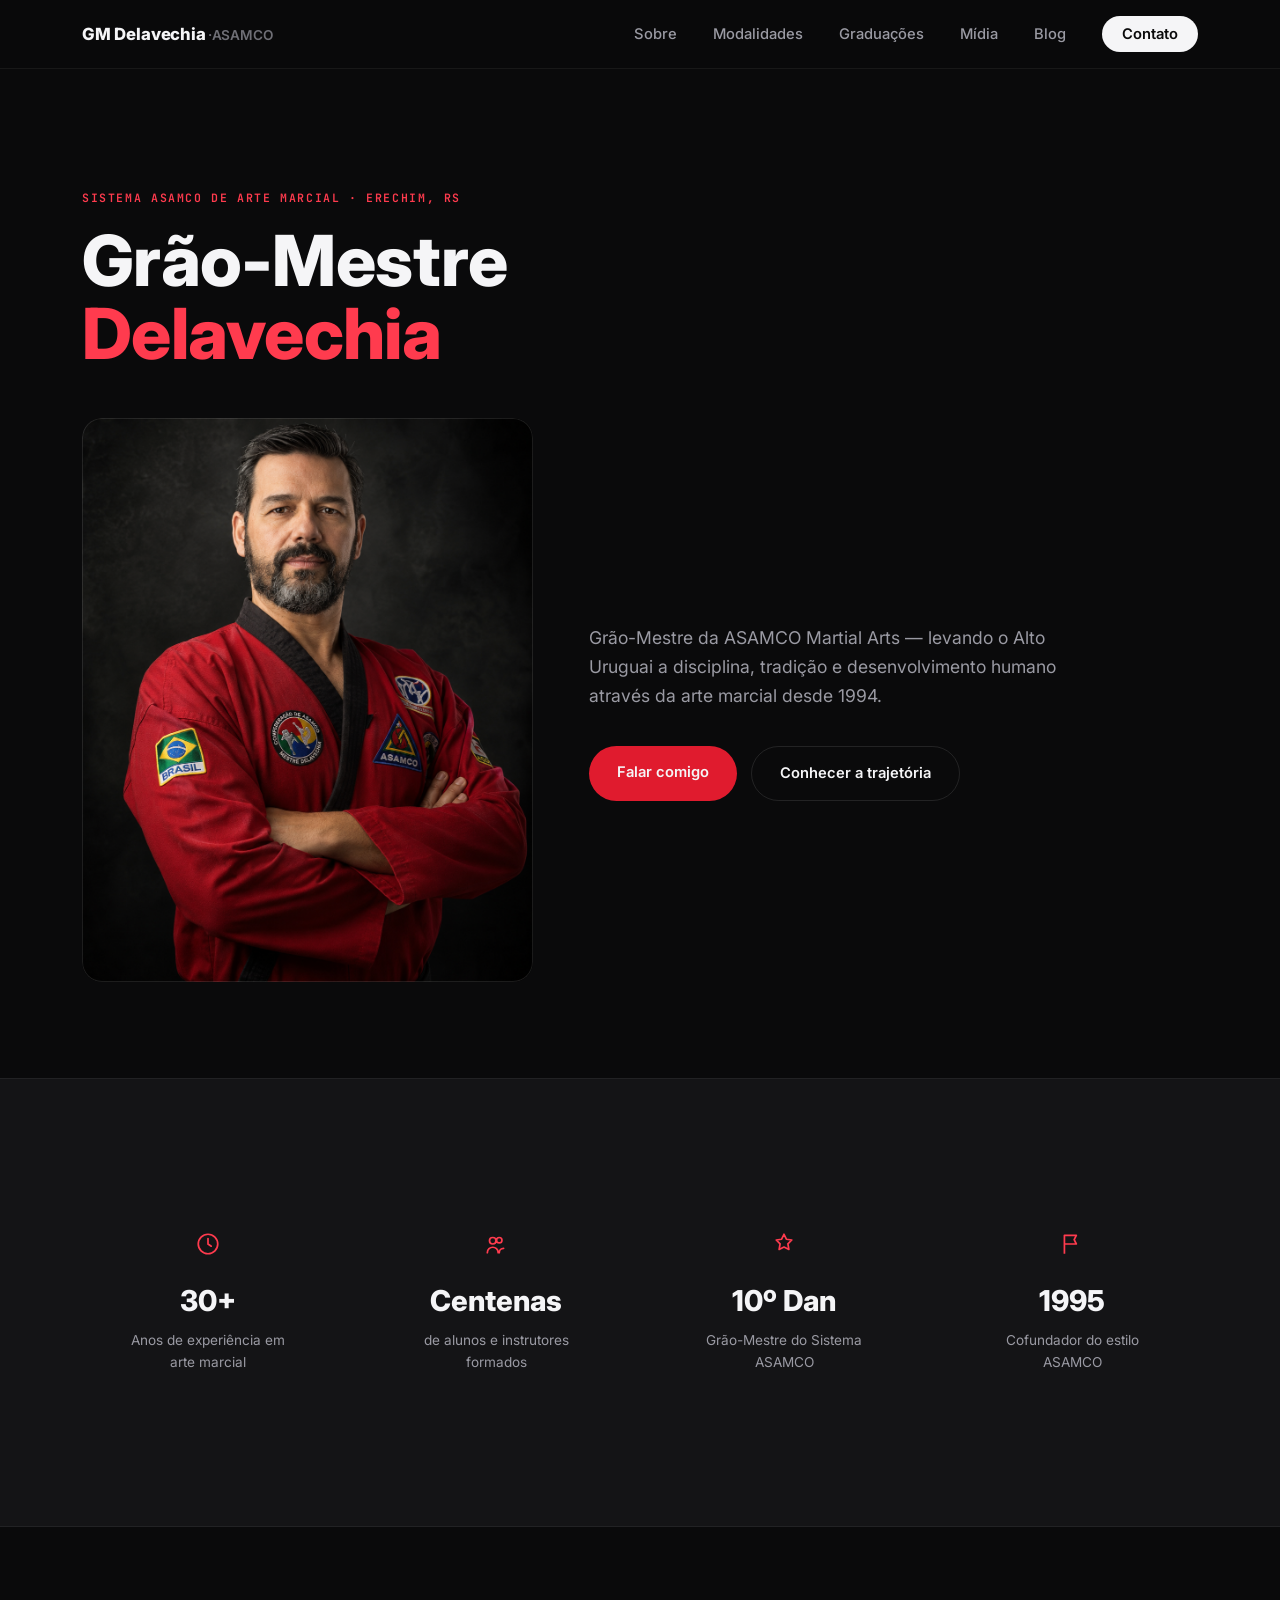
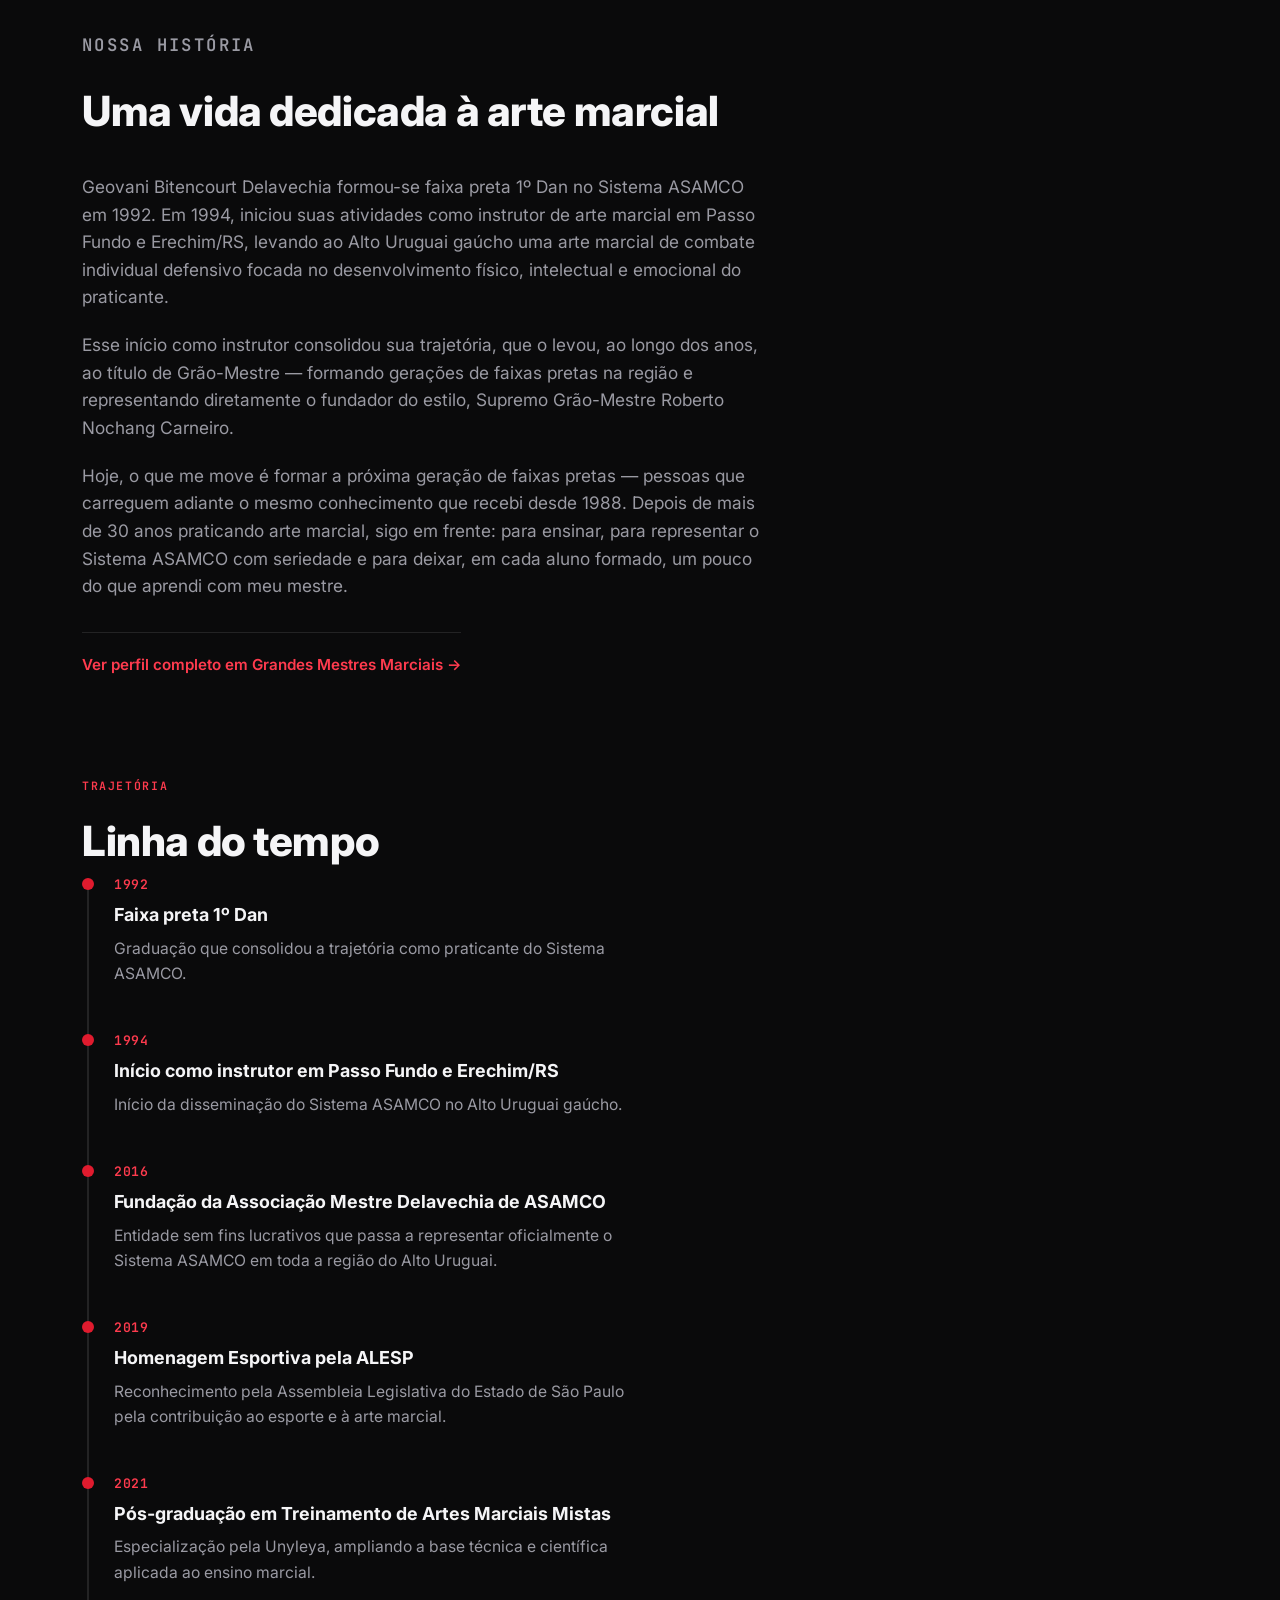
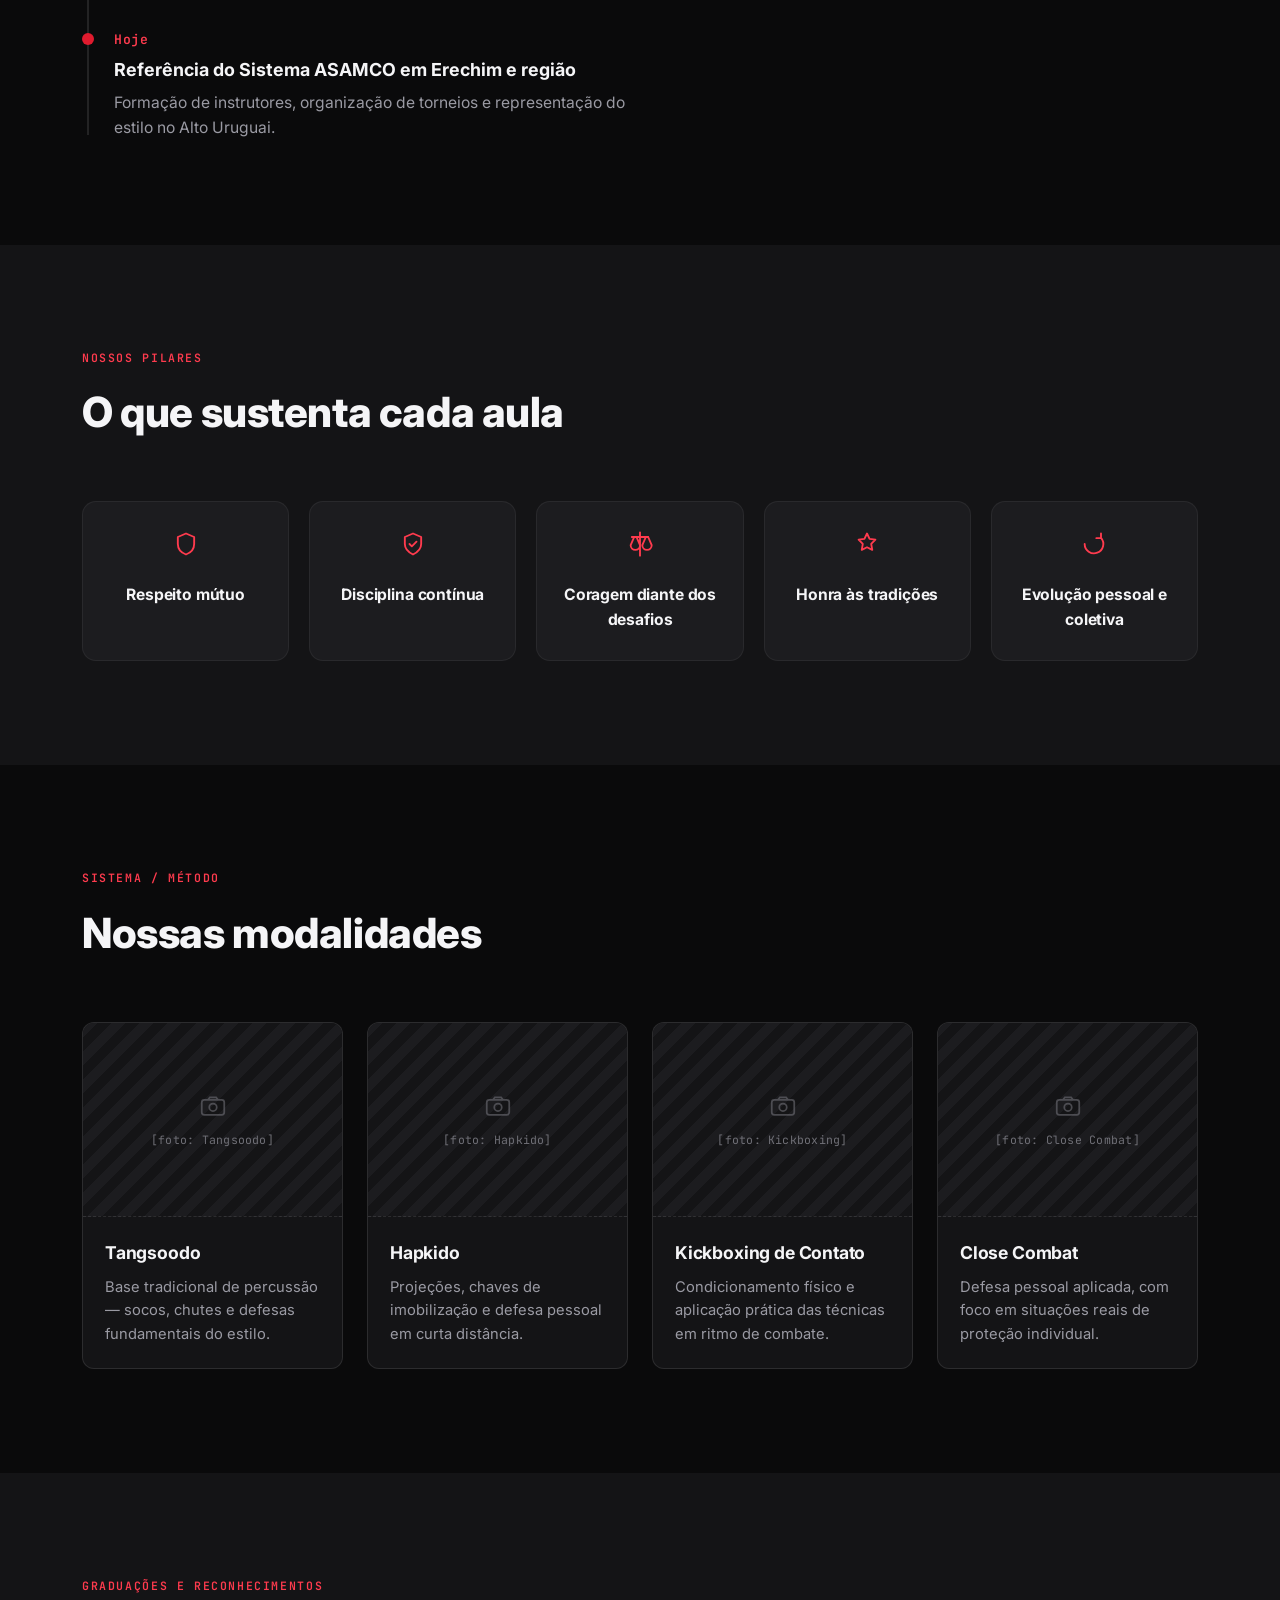
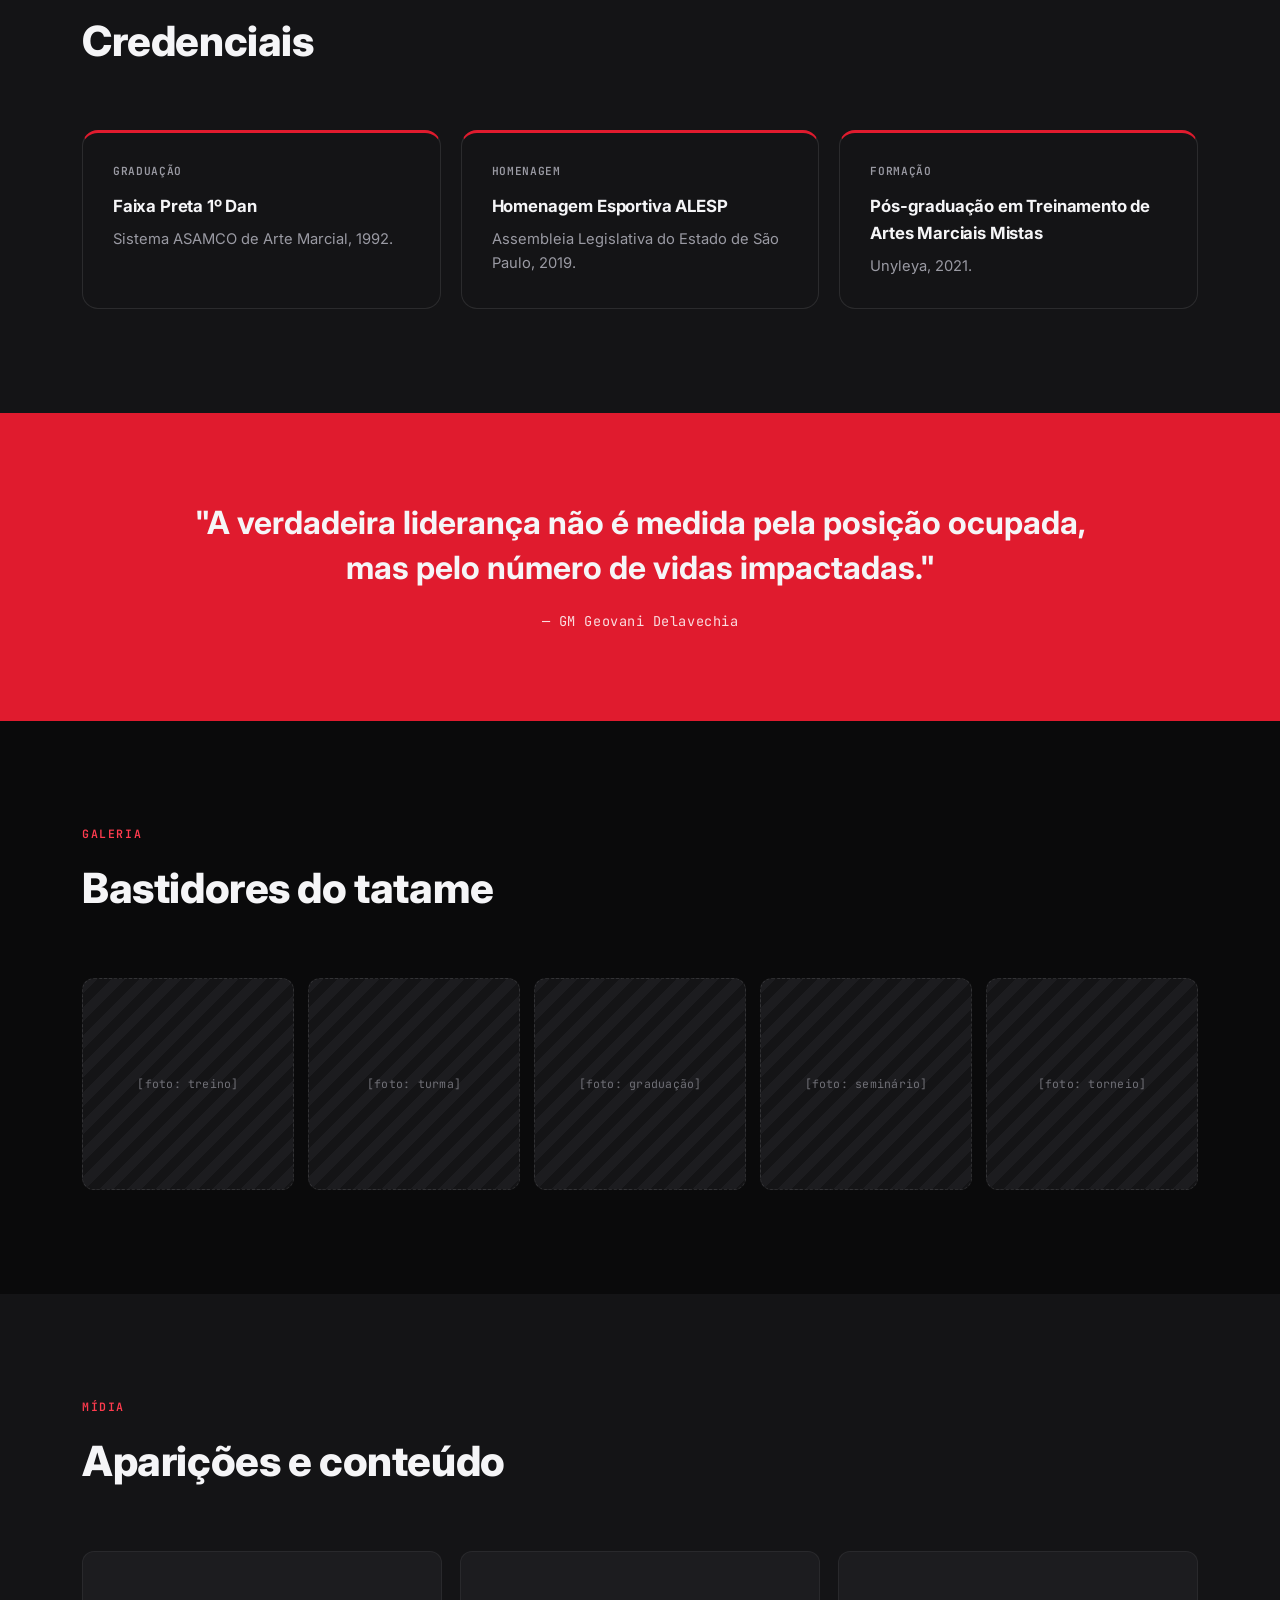
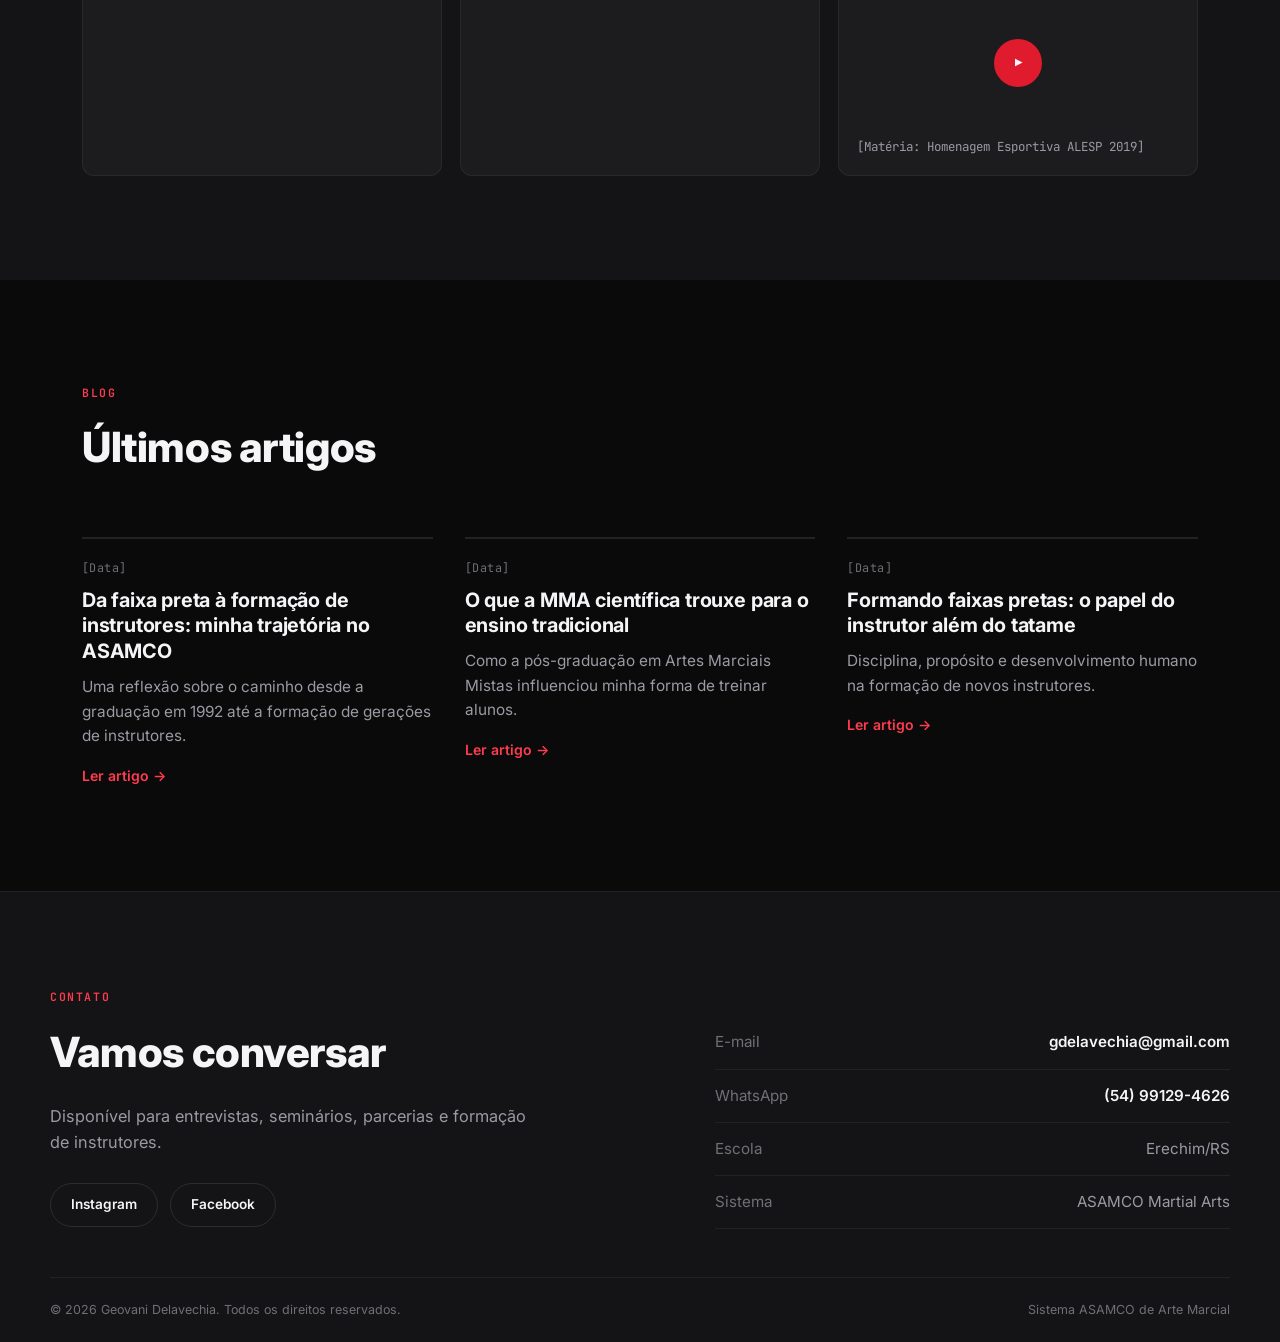
<file: index.html>
<!DOCTYPE html>
<html lang="pt-BR">
<head>
<meta charset="UTF-8">
<meta name="viewport" content="width=device-width, initial-scale=1.0">
<title>GM Delavechia — Grão-Mestre ASAMCO Martial Arts</title>
<link rel="preconnect" href="https://fonts.googleapis.com">
<link rel="preconnect" href="https://fonts.gstatic.com" crossorigin>
<link href="https://fonts.googleapis.com/css2?family=Inter:wght@400;500;600;700;800;900&family=JetBrains+Mono:wght@500;600&display=swap" rel="stylesheet">
<link rel="stylesheet" href="style.css?v=6">
</head>
<body>

<nav>
  <div class="wrap">
    <a class="brand" href="index.html">GM Delavechia<span>·ASAMCO</span></a>
    <ul class="navlinks">
      <li><a href="#sobre">Sobre</a></li>
      <li><a href="#metodo">Modalidades</a></li>
      <li><a href="#graduacoes">Graduações</a></li>
      <li><a href="#midia">Mídia</a></li>
      <li><a href="#blog">Blog</a></li>
      <li><a href="#contato" class="nav-cta">Contato</a></li>
    </ul>
  </div>
</nav>

<header class="hero">
  <div class="wrap hero-heading">
    <p class="eyebrow">Sistema ASAMCO de Arte Marcial · Erechim, RS</p>
    <h1 class="hero-title">Grão-Mestre<br><span>Delavechia</span></h1>
  </div>
  <div class="wrap hero-grid">
    <div class="hero-photo"><img src="gm-delavechia.png" alt="Grão-Mestre Delavechia, faixa preta do Sistema ASAMCO de Arte Marcial"></div>
    <div>
      <p class="hero-role">Grão-Mestre da ASAMCO Martial Arts — levando o Alto Uruguai a disciplina, tradição e desenvolvimento humano através da arte marcial desde 1994.</p>
      <div class="hero-cta">
        <a class="btn btn-primary" href="#contato">Falar comigo</a>
        <a class="btn btn-ghost" href="#sobre">Conhecer a trajetória</a>
      </div>
    </div>
  </div>
</header>

<section class="stats-strip">
  <div class="wrap stats-grid">
    <div class="stat">
      <svg viewBox="0 0 24 24" fill="none" width="24" height="24"><circle cx="12" cy="12" r="9" stroke="currentColor" stroke-width="1.6"/><path d="M12 7v5l3 2" stroke="currentColor" stroke-width="1.6" stroke-linecap="round"/></svg>
      <div class="stat-num">30+</div>
      <div class="stat-label">Anos de experiência em arte marcial</div>
    </div>
    <div class="stat">
      <svg viewBox="0 0 24 24" fill="none" width="24" height="24"><path d="M4 20c0-3 2.5-5 5-5s5 2 5 5M9 12a3 3 0 100-6 3 3 0 000 6zM15 20c0-2.2 1.6-4 4-4M15 11a2.5 2.5 0 100-5 2.5 2.5 0 000 5z" stroke="currentColor" stroke-width="1.6" stroke-linecap="round" stroke-linejoin="round"/></svg>
      <div class="stat-num">Centenas</div>
      <div class="stat-label">de alunos e instrutores formados</div>
    </div>
    <div class="stat">
      <svg viewBox="0 0 24 24" fill="none" width="24" height="24"><path d="M12 3l2.2 4.6 5 .7-3.6 3.6.9 5.1L12 14.8 7.5 17l.9-5.1L4.8 8.3l5-.7L12 3z" stroke="currentColor" stroke-width="1.6" stroke-linejoin="round"/></svg>
      <div class="stat-num">10º Dan</div>
      <div class="stat-label">Grão-Mestre do Sistema ASAMCO</div>
    </div>
    <div class="stat">
      <svg viewBox="0 0 24 24" fill="none" width="24" height="24"><path d="M5 21V4h11l-2 4 2 4H5" stroke="currentColor" stroke-width="1.6" stroke-linejoin="round"/></svg>
      <div class="stat-num">1995</div>
      <div class="stat-label">Cofundador do estilo ASAMCO</div>
    </div>
  </div>
</section>

<section id="sobre">
  <div class="wrap about">
    <div class="about-body">
      <p class="eyebrow">Nossa história</p>
      <h2>Uma vida dedicada à arte marcial</h2>
      <p>Geovani Bitencourt Delavechia formou-se faixa preta 1º Dan no Sistema ASAMCO em 1992. Em 1994, iniciou suas atividades como instrutor de arte marcial em Passo Fundo e Erechim/RS, levando ao Alto Uruguai gaúcho uma arte marcial de combate individual defensivo focada no desenvolvimento físico, intelectual e emocional do praticante.</p>
      <p>Esse início como instrutor consolidou sua trajetória, que o levou, ao longo dos anos, ao título de Grão-Mestre — formando gerações de faixas pretas na região e representando diretamente o fundador do estilo, Supremo Grão-Mestre Roberto Nochang Carneiro.</p>
      <p>Hoje, o que me move é formar a próxima geração de faixas pretas — pessoas que carreguem adiante o mesmo conhecimento que recebi desde 1988. Depois de mais de 30 anos praticando arte marcial, sigo em frente: para ensinar, para representar o Sistema ASAMCO com seriedade e para deixar, em cada aluno formado, um pouco do que aprendi com meu mestre.</p>
      <a class="profile-link" href="https://www.grandesmestresmarciais.com.br/biografia/Geovani-Delavechia" target="_blank" rel="noopener">Ver perfil completo em Grandes Mestres Marciais →</a>
    </div>
  </div>

  <div class="wrap" style="margin-top:100px;">
    <p class="eyebrow">Trajetória</p>
    <h2 class="section-title">Linha do tempo</h2>
    <div class="timeline">
      <div class="t-item">
        <div class="t-year">1992</div>
        <div class="t-title">Faixa preta 1º Dan</div>
        <div class="t-desc">Graduação que consolidou a trajetória como praticante do Sistema ASAMCO.</div>
      </div>
      <div class="t-item">
        <div class="t-year">1994</div>
        <div class="t-title">Início como instrutor em Passo Fundo e Erechim/RS</div>
        <div class="t-desc">Início da disseminação do Sistema ASAMCO no Alto Uruguai gaúcho.</div>
      </div>
      <div class="t-item">
        <div class="t-year">2016</div>
        <div class="t-title">Fundação da Associação Mestre Delavechia de ASAMCO</div>
        <div class="t-desc">Entidade sem fins lucrativos que passa a representar oficialmente o Sistema ASAMCO em toda a região do Alto Uruguai.</div>
      </div>
      <div class="t-item">
        <div class="t-year">2019</div>
        <div class="t-title">Homenagem Esportiva pela ALESP</div>
        <div class="t-desc">Reconhecimento pela Assembleia Legislativa do Estado de São Paulo pela contribuição ao esporte e à arte marcial.</div>
      </div>
      <div class="t-item">
        <div class="t-year">2021</div>
        <div class="t-title">Pós-graduação em Treinamento de Artes Marciais Mistas</div>
        <div class="t-desc">Especialização pela Unyleya, ampliando a base técnica e científica aplicada ao ensino marcial.</div>
      </div>
      <div class="t-item">
        <div class="t-year">Hoje</div>
        <div class="t-title">Referência do Sistema ASAMCO em Erechim e região</div>
        <div class="t-desc">Formação de instrutores, organização de torneios e representação do estilo no Alto Uruguai.</div>
      </div>
    </div>
  </div>
</section>

<section id="pilares" class="dark-section">
  <div class="wrap">
    <div class="section-head">
      <p class="eyebrow">Nossos pilares</p>
      <h2 class="section-title">O que sustenta cada aula</h2>
    </div>
    <div class="pilar-grid">
      <div class="pilar-card">
        <svg viewBox="0 0 24 24" fill="none" width="24" height="24"><path d="M12 3l7 3v6c0 4.5-3 7.5-7 9-4-1.5-7-4.5-7-9V6l7-3z" stroke="currentColor" stroke-width="1.6" stroke-linejoin="round"/></svg>
        <h3>Respeito mútuo</h3>
      </div>
      <div class="pilar-card">
        <svg viewBox="0 0 24 24" fill="none" width="24" height="24"><path d="M12 21c-4-2-7-5-7-9V6l7-3 7 3v6c0 4-3 7-7 9z" stroke="currentColor" stroke-width="1.6" stroke-linejoin="round"/><path d="M9 12l2 2 4-4" stroke="currentColor" stroke-width="1.6" stroke-linecap="round" stroke-linejoin="round"/></svg>
        <h3>Disciplina contínua</h3>
      </div>
      <div class="pilar-card">
        <svg viewBox="0 0 24 24" fill="none" width="24" height="24"><path d="M12 2v20M5 6h14M7 6l-3 7a4 4 0 008 0l-3-7M17 6l-3 7a4 4 0 008 0l-3-7" stroke="currentColor" stroke-width="1.6" stroke-linecap="round" stroke-linejoin="round"/></svg>
        <h3>Coragem diante dos desafios</h3>
      </div>
      <div class="pilar-card">
        <svg viewBox="0 0 24 24" fill="none" width="24" height="24"><path d="M12 3l2.2 4.6 5 .7-3.6 3.6.9 5.1L12 14.8 7.5 17l.9-5.1L4.8 8.3l5-.7L12 3z" stroke="currentColor" stroke-width="1.6" stroke-linejoin="round"/></svg>
        <h3>Honra às tradições</h3>
      </div>
      <div class="pilar-card">
        <svg viewBox="0 0 24 24" fill="none" width="24" height="24"><path d="M4 12a8 8 0 1014-5.3M18 3v4h-4" stroke="currentColor" stroke-width="1.6" stroke-linecap="round" stroke-linejoin="round"/></svg>
        <h3>Evolução pessoal e coletiva</h3>
      </div>
    </div>
  </div>
</section>

<section id="metodo">
  <div class="wrap">
    <div class="section-head">
      <p class="eyebrow">Sistema / Método</p>
      <h2 class="section-title">Nossas modalidades</h2>
    </div>
    <div class="mod-grid">
      <div class="mod-card">
        <div class="img-placeholder">
          <svg viewBox="0 0 24 24" fill="none" width="24" height="24"><rect x="3" y="7" width="18" height="12" rx="2" stroke="currentColor" stroke-width="1.4"/><circle cx="12" cy="13" r="3" stroke="currentColor" stroke-width="1.4"/><path d="M8 7l1.5-2h5L16 7" stroke="currentColor" stroke-width="1.4"/></svg>
          <span>[foto: Tangsoodo]</span>
        </div>
        <div class="mod-body">
          <h3>Tangsoodo</h3>
          <p>Base tradicional de percussão — socos, chutes e defesas fundamentais do estilo.</p>
        </div>
      </div>
      <div class="mod-card">
        <div class="img-placeholder">
          <svg viewBox="0 0 24 24" fill="none" width="24" height="24"><rect x="3" y="7" width="18" height="12" rx="2" stroke="currentColor" stroke-width="1.4"/><circle cx="12" cy="13" r="3" stroke="currentColor" stroke-width="1.4"/><path d="M8 7l1.5-2h5L16 7" stroke="currentColor" stroke-width="1.4"/></svg>
          <span>[foto: Hapkido]</span>
        </div>
        <div class="mod-body">
          <h3>Hapkido</h3>
          <p>Projeções, chaves de imobilização e defesa pessoal em curta distância.</p>
        </div>
      </div>
      <div class="mod-card">
        <div class="img-placeholder">
          <svg viewBox="0 0 24 24" fill="none" width="24" height="24"><rect x="3" y="7" width="18" height="12" rx="2" stroke="currentColor" stroke-width="1.4"/><circle cx="12" cy="13" r="3" stroke="currentColor" stroke-width="1.4"/><path d="M8 7l1.5-2h5L16 7" stroke="currentColor" stroke-width="1.4"/></svg>
          <span>[foto: Kickboxing]</span>
        </div>
        <div class="mod-body">
          <h3>Kickboxing de Contato</h3>
          <p>Condicionamento físico e aplicação prática das técnicas em ritmo de combate.</p>
        </div>
      </div>
      <div class="mod-card">
        <div class="img-placeholder">
          <svg viewBox="0 0 24 24" fill="none" width="24" height="24"><rect x="3" y="7" width="18" height="12" rx="2" stroke="currentColor" stroke-width="1.4"/><circle cx="12" cy="13" r="3" stroke="currentColor" stroke-width="1.4"/><path d="M8 7l1.5-2h5L16 7" stroke="currentColor" stroke-width="1.4"/></svg>
          <span>[foto: Close Combat]</span>
        </div>
        <div class="mod-body">
          <h3>Close Combat</h3>
          <p>Defesa pessoal aplicada, com foco em situações reais de proteção individual.</p>
        </div>
      </div>
    </div>
  </div>
</section>

<section id="graduacoes" class="dark-section">
  <div class="wrap">
    <div class="section-head">
      <p class="eyebrow">Graduações e Reconhecimentos</p>
      <h2 class="section-title">Credenciais</h2>
    </div>
    <div class="seal-grid">
      <div class="seal-card">
        <div class="sc-label">Graduação</div>
        <h3>Faixa Preta 1º Dan</h3>
        <p>Sistema ASAMCO de Arte Marcial, 1992.</p>
      </div>
      <div class="seal-card">
        <div class="sc-label">Homenagem</div>
        <h3>Homenagem Esportiva ALESP</h3>
        <p>Assembleia Legislativa do Estado de São Paulo, 2019.</p>
      </div>
      <div class="seal-card">
        <div class="sc-label">Formação</div>
        <h3>Pós-graduação em Treinamento de Artes Marciais Mistas</h3>
        <p>Unyleya, 2021.</p>
      </div>
    </div>
  </div>
</section>

<section class="quote-banner">
  <div class="wrap">
    <p class="quote-text">"A verdadeira liderança não é medida pela posição ocupada, mas pelo número de vidas impactadas."</p>
    <p class="quote-author">— GM Geovani Delavechia</p>
  </div>
</section>

<section id="galeria">
  <div class="wrap">
    <div class="section-head">
      <p class="eyebrow">Galeria</p>
      <h2 class="section-title">Bastidores do tatame</h2>
    </div>
    <div class="gallery-grid">
      <div class="img-placeholder gallery-tile"><span>[foto: treino]</span></div>
      <div class="img-placeholder gallery-tile"><span>[foto: turma]</span></div>
      <div class="img-placeholder gallery-tile"><span>[foto: graduação]</span></div>
      <div class="img-placeholder gallery-tile"><span>[foto: seminário]</span></div>
      <div class="img-placeholder gallery-tile"><span>[foto: torneio]</span></div>
    </div>
  </div>
</section>

<section id="midia" class="dark-section">
  <div class="wrap">
    <div class="section-head">
      <p class="eyebrow">Mídia</p>
      <h2 class="section-title">Aparições e conteúdo</h2>
    </div>
    <div class="media-grid">
      <div class="media-card" style="padding:0;">
  <iframe style="width:100%; height:100%; border:none; display:block;" src="https://www.youtube.com/embed/-qRaw79WpzI" title="Projetos Sociais da ASAMCO Martial Arts" allow="accelerometer; autoplay; clipboard-write; encrypted-media; gyroscope; picture-in-picture; web-share" referrerpolicy="strict-origin-when-cross-origin" allowfullscreen>
  </iframe>
</div>
      <div class="media-card" style="padding:0;">
  <iframe style="width:100%; height:100%; border:none; display:block;" src="https://www.youtube.com/embed/oFn4hqs6HeQ" title="Entrevista sobre a Escola Delavechia" allow="accelerometer; autoplay; clipboard-write; encrypted-media; gyroscope; picture-in-picture; web-share" referrerpolicy="strict-origin-when-cross-origin" allowfullscreen>
  </iframe>
</div>
      <div class="media-card"><div class="play">▶</div>[Matéria: Homenagem Esportiva ALESP 2019]</div>
    </div>
  </div>
</section>

<section id="blog">
  <div class="wrap">
    <div class="section-head">
      <p class="eyebrow">Blog</p>
      <h2 class="section-title">Últimos artigos</h2>
    </div>
    <div class="blog-grid">
      <article class="post-card">
        <span class="post-date">[Data]</span>
        <h3>Da faixa preta à formação de instrutores: minha trajetória no ASAMCO</h3>
        <p>Uma reflexão sobre o caminho desde a graduação em 1992 até a formação de gerações de instrutores.</p>
        <a class="post-link" href="blog/30-anos-asamco.html">Ler artigo →</a>
      </article>
      <article class="post-card">
        <span class="post-date">[Data]</span>
        <h3>O que a MMA científica trouxe para o ensino tradicional</h3>
        <p>Como a pós-graduação em Artes Marciais Mistas influenciou minha forma de treinar alunos.</p>
        <a class="post-link" href="blog/mma-cientifica.html">Ler artigo →</a>
      </article>
      <article class="post-card">
        <span class="post-date">[Data]</span>
        <h3>Formando faixas pretas: o papel do instrutor além do tatame</h3>
        <p>Disciplina, propósito e desenvolvimento humano na formação de novos instrutores.</p>
        <a class="post-link" href="blog/formando-faixas-pretas.html">Ler artigo →</a>
      </article>
    </div>
  </div>
</section>

<footer id="contato">
  <div class="wrap contact-inner">
    <div>
      <p class="eyebrow">Contato</p>
      <h2 class="section-title">Vamos conversar</h2>
      <p class="footer-lead">Disponível para entrevistas, seminários, parcerias e formação de instrutores.</p>
      <div class="socials">
        <a href="https://instagram.com/gmdelavechia" target="_blank" rel="noopener">Instagram</a>
        <a href="https://www.facebook.com/gmdelavechia" target="_blank" rel="noopener">Facebook</a>
      </div>
    </div>
    <ul class="contact-list">
      <li><span>E-mail</span><span><a href="mailto:gdelavechia@gmail.com">gdelavechia@gmail.com</a></span></li>
      <li><span>WhatsApp</span><span><a href="https://wa.me/5554991294626" target="_blank" rel="noopener">(54) 99129-4626</a></span></li>
      <li><span>Escola</span><span>Erechim/RS</span></li>
      <li><span>Sistema</span><span>ASAMCO Martial Arts</span></li>
    </ul>
  </div>
  <div class="wrap foot-bottom">
    <span>© 2026 Geovani Delavechia. Todos os direitos reservados.</span>
    <span>Sistema ASAMCO de Arte Marcial</span>
  </div>
</footer>

</body>
</html>
</file>
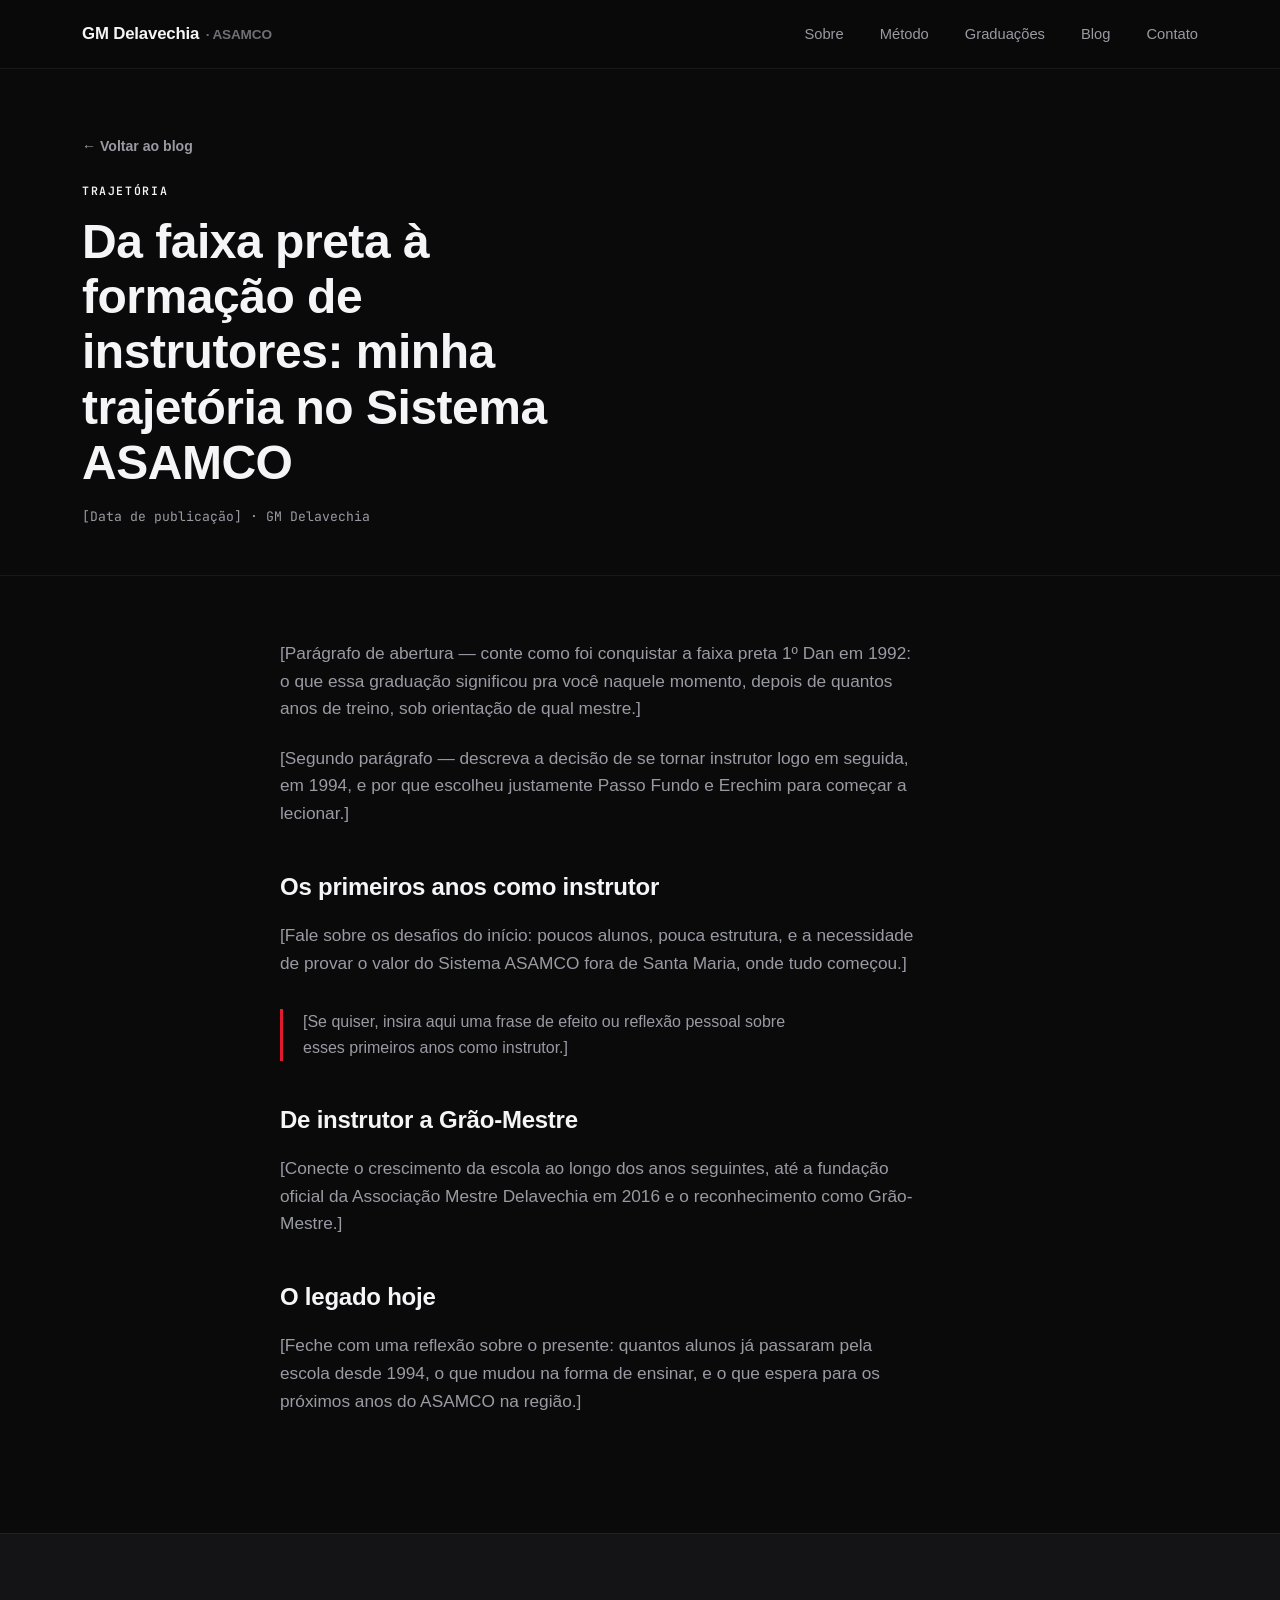
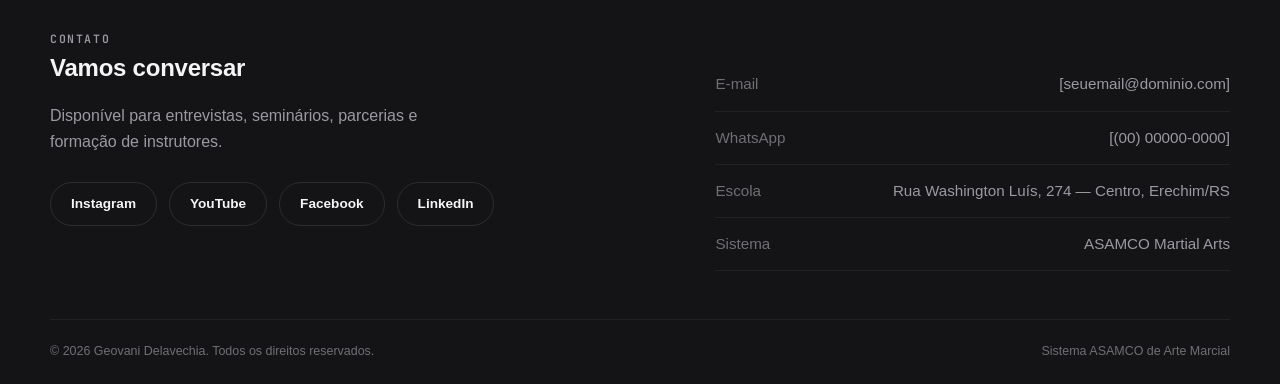
<file: blog/30-anos-asamco.html>
<!DOCTYPE html>
<html lang="pt-BR">
<head>
<meta charset="UTF-8">
<meta name="viewport" content="width=device-width, initial-scale=1.0">
<title>Da faixa preta à formação de instrutores: minha trajetória no ASAMCO — GM Delavechia</title>
<link rel="preconnect" href="https://fonts.googleapis.com">
<link href="https://fonts.googleapis.com/css2?family=Oswald:wght@400;500;600;700&family=Source+Serif+4:ital,wght@0,400;0,500;0,600;1,400&family=JetBrains+Mono:wght@400;500&display=swap" rel="stylesheet">
<link rel="stylesheet" href="../style.css">
</head>
<body>

<nav>
  <div class="wrap">
    <a class="brand" href="../index.html">GM Delavechia <span>· ASAMCO</span></a>
    <ul class="navlinks">
      <li><a href="../index.html#sobre">Sobre</a></li>
      <li><a href="../index.html#metodo">Método</a></li>
      <li><a href="../index.html#graduacoes">Graduações</a></li>
      <li><a href="../index.html#blog">Blog</a></li>
      <li><a href="../index.html#contato">Contato</a></li>
    </ul>
  </div>
</nav>

<header class="article-hero">
  <div class="wrap">
    <a class="back-link" href="../index.html#blog">← Voltar ao blog</a>
    <p class="eyebrow" style="color:var(--seal-gold);">Trajetória</p>
    <h1>Da faixa preta à formação de instrutores: minha trajetória no Sistema ASAMCO</h1>
    <p class="article-meta">[Data de publicação] · GM Delavechia</p>
  </div>
</header>

<article class="article-body wrap">
  <p>[Parágrafo de abertura — conte como foi conquistar a faixa preta 1º Dan em 1992: o que essa graduação significou pra você naquele momento, depois de quantos anos de treino, sob orientação de qual mestre.]</p>

  <p>[Segundo parágrafo — descreva a decisão de se tornar instrutor logo em seguida, em 1994, e por que escolheu justamente Passo Fundo e Erechim para começar a lecionar.]</p>

  <h2>Os primeiros anos como instrutor</h2>
  <p>[Fale sobre os desafios do início: poucos alunos, pouca estrutura, e a necessidade de provar o valor do Sistema ASAMCO fora de Santa Maria, onde tudo começou.]</p>

  <blockquote>[Se quiser, insira aqui uma frase de efeito ou reflexão pessoal sobre esses primeiros anos como instrutor.]</blockquote>

  <h2>De instrutor a Grão-Mestre</h2>
  <p>[Conecte o crescimento da escola ao longo dos anos seguintes, até a fundação oficial da Associação Mestre Delavechia em 2016 e o reconhecimento como Grão-Mestre.]</p>

  <h2>O legado hoje</h2>
  <p>[Feche com uma reflexão sobre o presente: quantos alunos já passaram pela escola desde 1994, o que mudou na forma de ensinar, e o que espera para os próximos anos do ASAMCO na região.]</p>
</article>

<footer>
  <div class="wrap contact-inner">
    <div>
      <p class="eyebrow" style="color:var(--seal-gold);">Contato</p>
      <h2>Vamos conversar</h2>
      <p style="margin-top:16px; max-width:48ch; color:var(--parchment-dim);">Disponível para entrevistas, seminários, parcerias e formação de instrutores.</p>
      <div class="socials">
        <a href="https://instagram.com/gmdelavechia" target="_blank" rel="noopener">Instagram</a>
        <a href="#">YouTube</a>
        <a href="#">Facebook</a>
        <a href="#">LinkedIn</a>
      </div>
    </div>
    <ul class="contact-list">
      <li><span>E-mail</span><span>[seuemail@dominio.com]</span></li>
      <li><span>WhatsApp</span><span>[(00) 00000-0000]</span></li>
      <li><span>Escola</span><span>Rua Washington Luís, 274 — Centro, Erechim/RS</span></li>
      <li><span>Sistema</span><span>ASAMCO Martial Arts</span></li>
    </ul>
  </div>
  <div class="wrap foot-bottom">
    <span>© 2026 Geovani Delavechia. Todos os direitos reservados.</span>
    <span>Sistema ASAMCO de Arte Marcial</span>
  </div>
</footer>

</body>
</html>
</file>
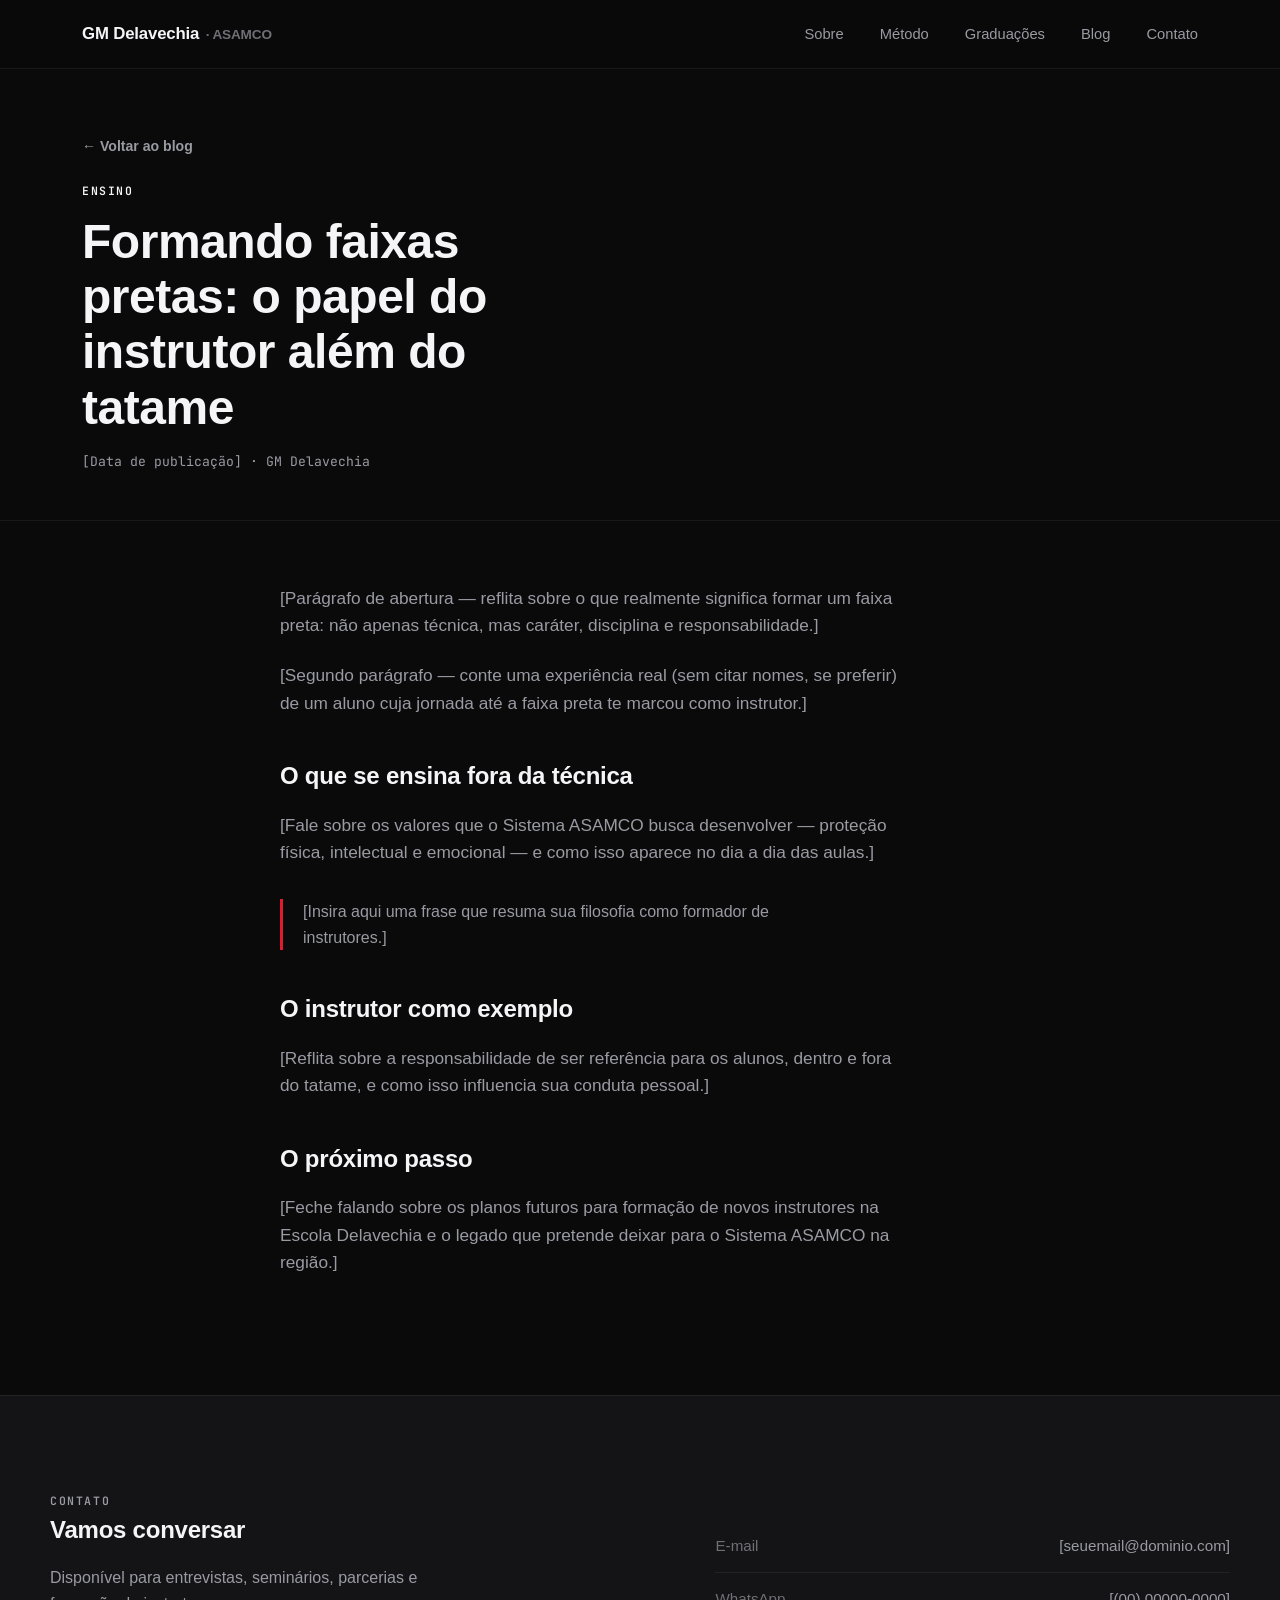
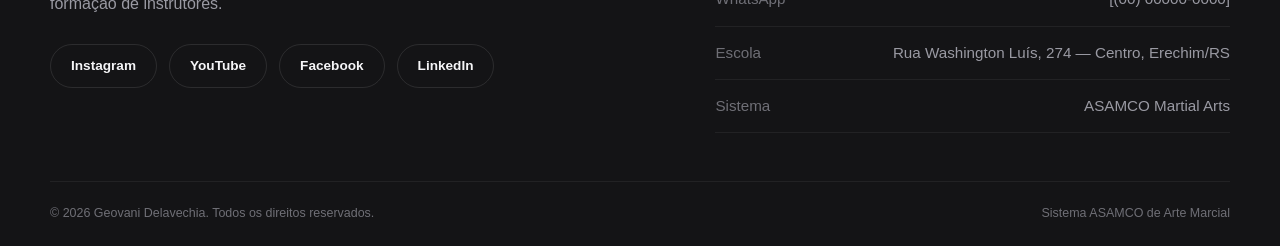
<file: blog/formando-faixas-pretas.html>
<!DOCTYPE html>
<html lang="pt-BR">
<head>
<meta charset="UTF-8">
<meta name="viewport" content="width=device-width, initial-scale=1.0">
<title>Formando faixas pretas: o papel do instrutor além do tatame — GM Delavechia</title>
<link rel="preconnect" href="https://fonts.googleapis.com">
<link href="https://fonts.googleapis.com/css2?family=Oswald:wght@400;500;600;700&family=Source+Serif+4:ital,wght@0,400;0,500;0,600;1,400&family=JetBrains+Mono:wght@400;500&display=swap" rel="stylesheet">
<link rel="stylesheet" href="../style.css">
</head>
<body>

<nav>
  <div class="wrap">
    <a class="brand" href="../index.html">GM Delavechia <span>· ASAMCO</span></a>
    <ul class="navlinks">
      <li><a href="../index.html#sobre">Sobre</a></li>
      <li><a href="../index.html#metodo">Método</a></li>
      <li><a href="../index.html#graduacoes">Graduações</a></li>
      <li><a href="../index.html#blog">Blog</a></li>
      <li><a href="../index.html#contato">Contato</a></li>
    </ul>
  </div>
</nav>

<header class="article-hero">
  <div class="wrap">
    <a class="back-link" href="../index.html#blog">← Voltar ao blog</a>
    <p class="eyebrow" style="color:var(--seal-gold);">Ensino</p>
    <h1>Formando faixas pretas: o papel do instrutor além do tatame</h1>
    <p class="article-meta">[Data de publicação] · GM Delavechia</p>
  </div>
</header>

<article class="article-body wrap">
  <p>[Parágrafo de abertura — reflita sobre o que realmente significa formar um faixa preta: não apenas técnica, mas caráter, disciplina e responsabilidade.]</p>

  <p>[Segundo parágrafo — conte uma experiência real (sem citar nomes, se preferir) de um aluno cuja jornada até a faixa preta te marcou como instrutor.]</p>

  <h2>O que se ensina fora da técnica</h2>
  <p>[Fale sobre os valores que o Sistema ASAMCO busca desenvolver — proteção física, intelectual e emocional — e como isso aparece no dia a dia das aulas.]</p>

  <blockquote>[Insira aqui uma frase que resuma sua filosofia como formador de instrutores.]</blockquote>

  <h2>O instrutor como exemplo</h2>
  <p>[Reflita sobre a responsabilidade de ser referência para os alunos, dentro e fora do tatame, e como isso influencia sua conduta pessoal.]</p>

  <h2>O próximo passo</h2>
  <p>[Feche falando sobre os planos futuros para formação de novos instrutores na Escola Delavechia e o legado que pretende deixar para o Sistema ASAMCO na região.]</p>
</article>

<footer>
  <div class="wrap contact-inner">
    <div>
      <p class="eyebrow" style="color:var(--seal-gold);">Contato</p>
      <h2>Vamos conversar</h2>
      <p style="margin-top:16px; max-width:48ch; color:var(--parchment-dim);">Disponível para entrevistas, seminários, parcerias e formação de instrutores.</p>
      <div class="socials">
        <a href="https://instagram.com/gmdelavechia" target="_blank" rel="noopener">Instagram</a>
        <a href="#">YouTube</a>
        <a href="#">Facebook</a>
        <a href="#">LinkedIn</a>
      </div>
    </div>
    <ul class="contact-list">
      <li><span>E-mail</span><span>[seuemail@dominio.com]</span></li>
      <li><span>WhatsApp</span><span>[(00) 00000-0000]</span></li>
      <li><span>Escola</span><span>Rua Washington Luís, 274 — Centro, Erechim/RS</span></li>
      <li><span>Sistema</span><span>ASAMCO Martial Arts</span></li>
    </ul>
  </div>
  <div class="wrap foot-bottom">
    <span>© 2026 Geovani Delavechia. Todos os direitos reservados.</span>
    <span>Sistema ASAMCO de Arte Marcial</span>
  </div>
</footer>

</body>
</html>
</file>
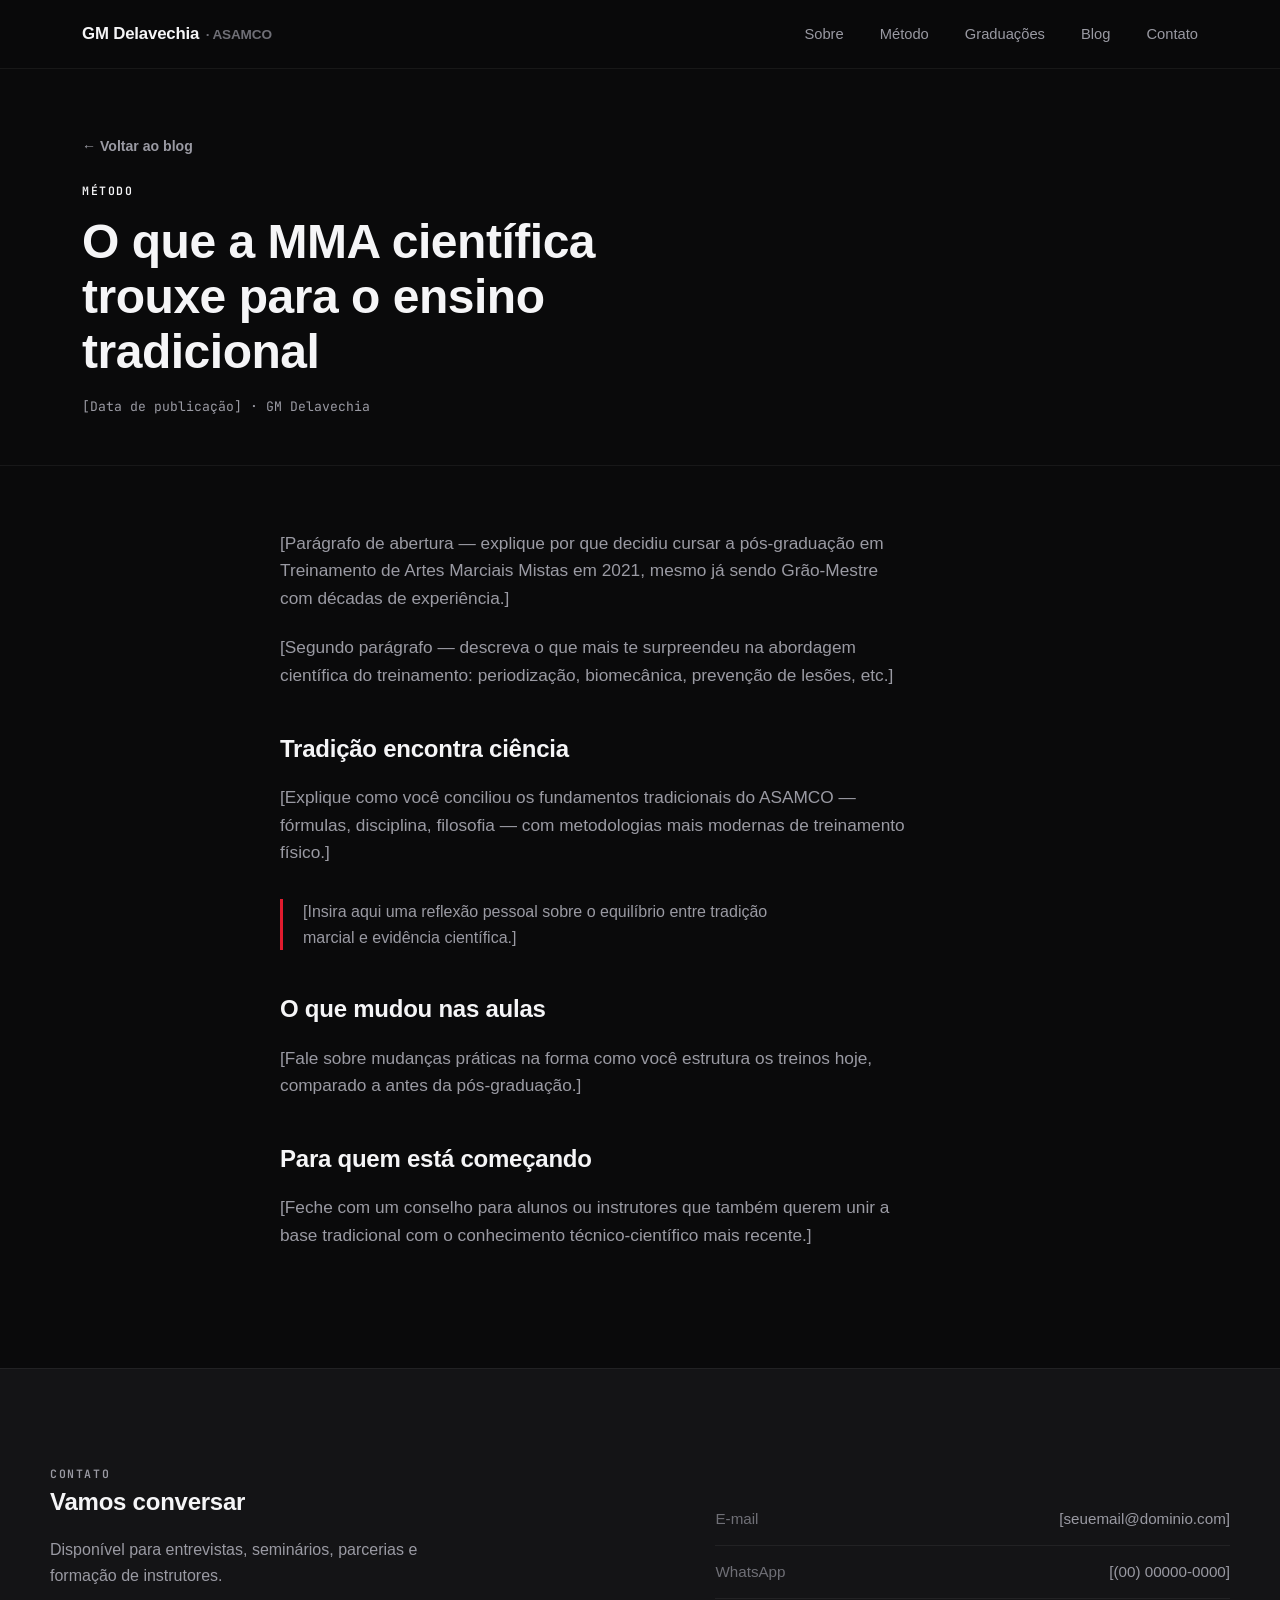
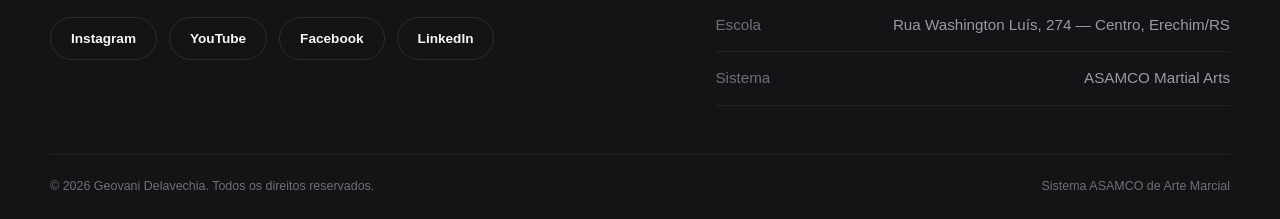
<file: blog/mma-cientifica.html>
<!DOCTYPE html>
<html lang="pt-BR">
<head>
<meta charset="UTF-8">
<meta name="viewport" content="width=device-width, initial-scale=1.0">
<title>O que a MMA científica trouxe para o ensino tradicional — GM Delavechia</title>
<link rel="preconnect" href="https://fonts.googleapis.com">
<link href="https://fonts.googleapis.com/css2?family=Oswald:wght@400;500;600;700&family=Source+Serif+4:ital,wght@0,400;0,500;0,600;1,400&family=JetBrains+Mono:wght@400;500&display=swap" rel="stylesheet">
<link rel="stylesheet" href="../style.css">
</head>
<body>

<nav>
  <div class="wrap">
    <a class="brand" href="../index.html">GM Delavechia <span>· ASAMCO</span></a>
    <ul class="navlinks">
      <li><a href="../index.html#sobre">Sobre</a></li>
      <li><a href="../index.html#metodo">Método</a></li>
      <li><a href="../index.html#graduacoes">Graduações</a></li>
      <li><a href="../index.html#blog">Blog</a></li>
      <li><a href="../index.html#contato">Contato</a></li>
    </ul>
  </div>
</nav>

<header class="article-hero">
  <div class="wrap">
    <a class="back-link" href="../index.html#blog">← Voltar ao blog</a>
    <p class="eyebrow" style="color:var(--seal-gold);">Método</p>
    <h1>O que a MMA científica trouxe para o ensino tradicional</h1>
    <p class="article-meta">[Data de publicação] · GM Delavechia</p>
  </div>
</header>

<article class="article-body wrap">
  <p>[Parágrafo de abertura — explique por que decidiu cursar a pós-graduação em Treinamento de Artes Marciais Mistas em 2021, mesmo já sendo Grão-Mestre com décadas de experiência.]</p>

  <p>[Segundo parágrafo — descreva o que mais te surpreendeu na abordagem científica do treinamento: periodização, biomecânica, prevenção de lesões, etc.]</p>

  <h2>Tradição encontra ciência</h2>
  <p>[Explique como você conciliou os fundamentos tradicionais do ASAMCO — fórmulas, disciplina, filosofia — com metodologias mais modernas de treinamento físico.]</p>

  <blockquote>[Insira aqui uma reflexão pessoal sobre o equilíbrio entre tradição marcial e evidência científica.]</blockquote>

  <h2>O que mudou nas aulas</h2>
  <p>[Fale sobre mudanças práticas na forma como você estrutura os treinos hoje, comparado a antes da pós-graduação.]</p>

  <h2>Para quem está começando</h2>
  <p>[Feche com um conselho para alunos ou instrutores que também querem unir a base tradicional com o conhecimento técnico-científico mais recente.]</p>
</article>

<footer>
  <div class="wrap contact-inner">
    <div>
      <p class="eyebrow" style="color:var(--seal-gold);">Contato</p>
      <h2>Vamos conversar</h2>
      <p style="margin-top:16px; max-width:48ch; color:var(--parchment-dim);">Disponível para entrevistas, seminários, parcerias e formação de instrutores.</p>
      <div class="socials">
        <a href="https://instagram.com/gmdelavechia" target="_blank" rel="noopener">Instagram</a>
        <a href="#">YouTube</a>
        <a href="#">Facebook</a>
        <a href="#">LinkedIn</a>
      </div>
    </div>
    <ul class="contact-list">
      <li><span>E-mail</span><span>[seuemail@dominio.com]</span></li>
      <li><span>WhatsApp</span><span>[(00) 00000-0000]</span></li>
      <li><span>Escola</span><span>Rua Washington Luís, 274 — Centro, Erechim/RS</span></li>
      <li><span>Sistema</span><span>ASAMCO Martial Arts</span></li>
    </ul>
  </div>
  <div class="wrap foot-bottom">
    <span>© 2026 Geovani Delavechia. Todos os direitos reservados.</span>
    <span>Sistema ASAMCO de Arte Marcial</span>
  </div>
</footer>

</body>
</html>
</file>
<file: style.css>
:root{
  --black:#0a0a0b;
  --surface:#141416;
  --surface-2:#1c1c1f;
  --white:#f5f5f7;
  --off:#f5f5f7;
  --gray:#9a9aa3;
  --gray-dim:#6f6f76;
  --line:rgba(255,255,255,0.1);
  --line-soft:rgba(255,255,255,0.06);
  --red:#e01b2e;
  --red-dark:#ff3b4e;

  --display:'Inter', -apple-system, sans-serif;
  --mono:'JetBrains Mono', monospace;

  --max:1180px;
}

*{box-sizing:border-box; margin:0; padding:0;}
html{scroll-behavior:smooth;}
body{
  background:var(--black);
  color:var(--white);
  font-family:var(--display);
  line-height:1.6;
  -webkit-font-smoothing:antialiased;
}
img{max-width:100%; display:block;}
a{color:inherit;}

:focus-visible{
  outline:2px solid var(--red);
  outline-offset:3px;
}

.wrap{
  max-width:var(--max);
  margin:0 auto;
  padding:0 32px;
}

h1,h2,h3{
  font-family:var(--display);
  font-weight:800;
  letter-spacing:-0.01em;
  color:var(--white);
}

.eyebrow{
  font-family:var(--mono);
  font-size:0.72rem;
  font-weight:600;
  letter-spacing:0.14em;
  text-transform:uppercase;
  color:var(--red-dark);
}

.section-title{
  font-size:clamp(1.9rem,3.5vw,2.6rem);
  margin-top:12px;
}

/* ===== NAV ===== */
nav{
  position:sticky; top:0; z-index:50;
  background:rgba(10,10,11,0.85);
  backdrop-filter:blur(10px);
  border-bottom:1px solid var(--line-soft);
}
nav .wrap{
  display:flex;
  align-items:center;
  justify-content:space-between;
  height:68px;
}
.brand{
  font-weight:800;
  font-size:1.05rem;
  letter-spacing:-0.01em;
  text-decoration:none;
  color:var(--white);
}
.brand span{
  color:var(--gray-dim);
  font-weight:600;
  font-size:0.85rem;
  margin-left:2px;
}
.navlinks{
  display:none;
  gap:36px;
  list-style:none;
  align-items:center;
}
@media(min-width:760px){ .navlinks{display:flex;} }
.navlinks a{
  font-size:0.92rem;
  font-weight:500;
  color:var(--gray);
  text-decoration:none;
  transition:color 0.15s ease;
}
.navlinks a:hover{color:var(--white);}
.navlinks .nav-cta{
  background:var(--white);
  color:var(--black);
  padding:9px 20px;
  border-radius:100px;
  font-weight:600;
}
.navlinks .nav-cta:hover{background:var(--red); color:var(--white);}

/* ===== HERO ===== */
.hero{
  background:var(--black);
  padding:120px 0 96px;
}
.hero-heading{
  margin-bottom:48px;
}
.hero-grid{
  display:grid;
  gap:56px;
  align-items:center;
  grid-template-columns:1fr;
}
@media(min-width:900px){
  .hero-grid{grid-template-columns:0.85fr 1.15fr;}
}
.hero-title{
  font-size:clamp(2.6rem, 6vw, 4.4rem);
  line-height:1.03;
  color:var(--white);
  margin-top:18px;
}
.hero-title span{color:var(--red-dark);}
.hero-role{
  color:var(--gray);
  font-size:1.1rem;
  line-height:1.65;
  margin-top:24px;
  max-width:46ch;
}
.hero-cta{
  display:flex;
  gap:14px;
  margin-top:36px;
  flex-wrap:wrap;
}
.btn{
  font-size:0.92rem;
  font-weight:600;
  text-decoration:none;
  padding:15px 28px;
  border-radius:100px;
  display:inline-block;
  transition:transform 0.15s ease, background 0.15s ease, border-color 0.15s ease;
}
.btn-primary{
  background:var(--red);
  color:var(--white);
}
.btn-primary:hover{background:var(--red-dark); transform:translateY(-1px);}
.btn-ghost{
  border:1.5px solid var(--line);
  color:var(--white);
}
.btn-ghost:hover{border-color:var(--white);}

.hero-photo{
  aspect-ratio:4/5;
  border-radius:20px;
  overflow:hidden;
  background:var(--surface);
  position:relative;
}
.hero-photo::after{
  content:'';
  position:absolute; inset:0;
  box-shadow:inset 0 0 0 1px var(--line);
  border-radius:20px;
}
.hero-photo img{
  width:100%; height:100%;
  object-fit:cover;
  display:block;
}

/* ===== STATS STRIP ===== */
.stats-strip{
  background:var(--surface);
  border-top:1px solid var(--line-soft);
  border-bottom:1px solid var(--line-soft);
}
.stats-grid{
  display:grid;
  grid-template-columns:repeat(2,1fr);
  gap:36px;
  padding:48px 32px;
}
@media(min-width:800px){ .stats-grid{grid-template-columns:repeat(4,1fr);} }
.stat{text-align:center;}
.stat svg{width:26px; height:26px; color:var(--red-dark); margin:0 auto 14px;}
.stat-num{font-size:1.8rem; font-weight:800; color:var(--white);}
.stat-label{font-size:0.85rem; color:var(--gray); margin-top:6px; max-width:20ch; margin-inline:auto;}

/* ===== SECTION SCAFFOLD ===== */
section{padding:104px 0;}
.section-head{
  max-width:640px;
  margin-bottom:56px;
}

/* ===== SOBRE ===== */
.about-body{max-width:680px;}
.about-body h2{margin-top:12px; margin-bottom:28px; font-size:clamp(1.9rem,3.5vw,2.6rem);}
.about-body p{margin-bottom:20px; font-size:1.08rem; color:var(--gray); max-width:66ch;}
.profile-link{
  display:inline-block;
  margin-top:12px;
  padding-top:20px;
  border-top:1px solid var(--line);
  font-size:0.95rem;
  font-weight:600;
  color:var(--red-dark);
  text-decoration:none;
}
.profile-link:hover{color:var(--red);}

/* ===== PILARES ===== */
.pilar-grid{
  display:grid;
  gap:20px;
  grid-template-columns:1fr;
}
@media(min-width:700px){ .pilar-grid{grid-template-columns:repeat(3,1fr);} }
@media(min-width:1000px){ .pilar-grid{grid-template-columns:repeat(5,1fr);} }
.pilar-card{
  background:var(--surface-2);
  border:1px solid var(--line-soft);
  border-radius:14px;
  padding:28px 20px;
  text-align:center;
}
.pilar-card svg{width:28px; height:28px; color:var(--red-dark); margin:0 auto 16px;}
.pilar-card h3{font-size:0.98rem; font-weight:700;}

/* ===== IMAGE PLACEHOLDER ===== */
.img-placeholder{
  background:
    repeating-linear-gradient(135deg, var(--surface-2) 0 10px, var(--surface) 10px 20px);
  border:1px dashed var(--line);
  border-radius:12px 12px 0 0;
  display:flex;
  flex-direction:column;
  align-items:center;
  justify-content:center;
  gap:10px;
  aspect-ratio:4/3;
  color:var(--gray-dim);
}
.img-placeholder svg{width:30px; height:30px; opacity:0.6;}
.img-placeholder span{
  font-family:var(--mono);
  font-size:0.72rem;
  letter-spacing:0.02em;
}

/* ===== MODALIDADES (cards com foto) ===== */
.mod-grid{
  display:grid;
  gap:24px;
  grid-template-columns:1fr;
}
@media(min-width:700px){ .mod-grid{grid-template-columns:repeat(2,1fr);} }
@media(min-width:1000px){ .mod-grid{grid-template-columns:repeat(4,1fr);} }
.mod-card{
  border:1px solid var(--line);
  border-radius:12px;
  overflow:hidden;
  background:var(--surface);
}
.mod-card .img-placeholder{border-radius:0; border-width:0 0 1px 0;}
.mod-body{padding:22px;}
.mod-body h3{font-size:1.1rem; font-weight:700; margin-bottom:8px;}
.mod-body p{color:var(--gray); font-size:0.92rem;}

/* ===== QUOTE BANNER ===== */
.quote-banner{
  background:var(--red);
  padding:88px 0;
  text-align:center;
}
.quote-text{
  font-size:clamp(1.3rem,3vw,2rem);
  font-weight:700;
  color:var(--white);
  max-width:44ch;
  margin:0 auto;
  line-height:1.4;
}
.quote-author{
  font-family:var(--mono);
  font-size:0.85rem;
  color:rgba(255,255,255,0.85);
  margin-top:20px;
  letter-spacing:0.04em;
}

/* ===== GALERIA ===== */
.gallery-grid{
  display:grid;
  gap:14px;
  grid-template-columns:repeat(2,1fr);
}
@media(min-width:700px){ .gallery-grid{grid-template-columns:repeat(5,1fr);} }
.gallery-tile{border-radius:12px; aspect-ratio:1/1;}

/* ===== TRAJETÓRIA ===== */
.timeline{
  position:relative;
  padding-left:32px;
  max-width:760px;
}
.timeline::before{
  content:'';
  position:absolute;
  left:5px; top:6px; bottom:6px;
  width:2px;
  background:var(--line);
}
.t-item{
  position:relative;
  padding-bottom:44px;
}
.t-item:last-child{padding-bottom:0;}
.t-item::before{
  content:'';
  position:absolute;
  left:-32px; top:4px;
  width:12px; height:12px;
  border-radius:50%;
  background:var(--red);
}
.t-year{
  font-family:var(--mono);
  color:var(--red-dark);
  font-size:0.82rem;
  font-weight:600;
  letter-spacing:0.04em;
}
.t-title{
  font-weight:700;
  font-size:1.12rem;
  margin:6px 0 6px;
  color:var(--white);
}
.t-desc{color:var(--gray); font-size:0.98rem; max-width:52ch;}

/* ===== SISTEMA/MÉTODO ===== */
.dark-section{
  background:var(--surface);
}
.method-grid{
  display:grid;
  gap:1px;
  background:var(--line-soft);
  border:1px solid var(--line-soft);
  border-radius:16px;
  overflow:hidden;
  grid-template-columns:1fr;
}
@media(min-width:700px){
  .method-grid{grid-template-columns:repeat(2,1fr);}
}
@media(min-width:1000px){
  .method-grid{grid-template-columns:repeat(4,1fr);}
}
.method-card{
  background:var(--surface);
  padding:36px 28px;
}
.method-card .num{
  font-family:var(--mono);
  color:var(--red-dark);
  font-size:0.82rem;
  font-weight:600;
}
.method-card h3{
  font-size:1.15rem;
  font-weight:700;
  margin:16px 0 10px;
  color:var(--white);
}
.method-card p{
  color:var(--gray);
  font-size:0.94rem;
}

/* ===== GRADUAÇÕES ===== */
.seal-grid{
  display:grid;
  gap:20px;
  grid-template-columns:1fr;
}
@media(min-width:700px){ .seal-grid{grid-template-columns:repeat(3,1fr);} }
.seal-card{
  border:1px solid var(--line);
  border-radius:16px;
  padding:30px;
  background:var(--surface);
  border-top:3px solid var(--red);
}
.seal-card .sc-label{
  font-family:var(--mono);
  font-size:0.7rem;
  font-weight:600;
  letter-spacing:0.06em;
  color:var(--gray);
  text-transform:uppercase;
}
.seal-card h3{
  font-size:1.05rem;
  font-weight:700;
  margin:12px 0 8px;
}
.seal-card p{color:var(--gray); font-size:0.92rem;}

/* ===== MÍDIA ===== */
.media-grid{
  display:grid;
  gap:18px;
  grid-template-columns:1fr;
}
@media(min-width:700px){ .media-grid{grid-template-columns:repeat(3,1fr);} }
.media-card{
  aspect-ratio:16/10;
  background:var(--surface-2);
  color:var(--gray);
  display:flex;
  flex-direction:column;
  justify-content:flex-end;
  padding:18px;
  font-family:var(--mono);
  font-size:0.78rem;
  position:relative;
  border-radius:12px;
  overflow:hidden;
  border:1px solid var(--line-soft);
}
.media-card .play{
  position:absolute;
  top:50%; left:50%;
  transform:translate(-50%,-50%);
  width:48px; height:48px;
  background:var(--red);
  border-radius:50%;
  display:flex; align-items:center; justify-content:center;
  color:var(--white);
}

/* ===== BLOG ===== */
.blog-grid{
  display:grid;
  gap:32px;
  grid-template-columns:1fr;
}
@media(min-width:700px){ .blog-grid{grid-template-columns:repeat(3,1fr);} }
.post-card{
  display:flex;
  flex-direction:column;
  border-top:2px solid var(--line);
  padding-top:20px;
}
.post-date{
  font-family:var(--mono);
  font-size:0.74rem;
  color:var(--gray-dim);
  letter-spacing:0.04em;
}
.post-card h3{
  font-size:1.24rem;
  font-weight:700;
  margin:10px 0 10px;
  line-height:1.3;
}
.post-card p{color:var(--gray); font-size:0.96rem; margin-bottom:16px;}
.post-link{
  font-size:0.88rem;
  font-weight:600;
  color:var(--red-dark);
  text-decoration:none;
  align-self:flex-start;
}
.post-link:hover{color:var(--red);}

/* ===== CONTATO / FOOTER ===== */
footer{
  background:var(--surface);
  color:var(--gray);
  border-top:1px solid var(--line-soft);
}
.contact-inner{
  padding:96px 0 48px;
  display:grid;
  gap:48px;
}
@media(min-width:800px){
  .contact-inner{grid-template-columns:1.2fr 1fr;}
}
.footer-lead{margin-top:18px; max-width:48ch; color:var(--gray); font-size:1.02rem;}
.contact-list{list-style:none; margin-top:28px;}
.contact-list li{
  font-size:0.95rem;
  padding:14px 0;
  border-bottom:1px solid var(--line-soft);
  display:flex; justify-content:space-between; gap:12px;
}
.contact-list li span:first-child{color:var(--gray-dim);}
.contact-list a{text-decoration:none; color:var(--white); font-weight:600;}
.contact-list a:hover{color:var(--red-dark);}
.socials{display:flex; gap:12px; margin-top:28px; flex-wrap:wrap;}
.socials a{
  font-size:0.85rem;
  font-weight:600;
  border:1px solid var(--line);
  border-radius:100px;
  padding:10px 20px;
  text-decoration:none;
  color:var(--white);
  transition:border-color 0.15s ease, background 0.15s ease;
}
.socials a:hover{background:var(--red); border-color:var(--red);}
.foot-bottom{
  border-top:1px solid var(--line-soft);
  padding:22px 0;
  font-size:0.78rem;
  color:var(--gray-dim);
  display:flex;
  justify-content:space-between;
  flex-wrap:wrap;
  gap:10px;
}

@media (prefers-reduced-motion: reduce){
  *{transition:none !important; scroll-behavior:auto !important;}
}

/* ===== ARTICLE PAGE ===== */
.article-hero{
  background:var(--black);
  padding:64px 0 48px;
  border-bottom:1px solid var(--line-soft);
}
.back-link{
  font-size:0.88rem;
  font-weight:600;
  color:var(--gray);
  text-decoration:none;
  display:inline-block;
  margin-bottom:24px;
}
.back-link:hover{color:var(--red-dark);}
.article-hero h1{
  font-size:clamp(2rem,5vw,3rem);
  line-height:1.15;
  margin-top:14px;
  max-width:20ch;
}
.article-meta{
  font-family:var(--mono);
  font-size:0.82rem;
  color:var(--gray);
  margin-top:16px;
}
.article-body{
  padding:64px 0 96px;
  max-width:720px;
  margin:0 auto;
}
.article-body p{
  font-size:1.08rem;
  margin-bottom:22px;
  max-width:66ch;
  color:var(--gray);
}
.article-body h2{
  font-size:1.5rem;
  margin:40px 0 16px;
}
.article-body blockquote{
  border-left:3px solid var(--red);
  padding-left:20px;
  margin:32px 0;
  color:var(--gray);
  max-width:60ch;
}
</file>
